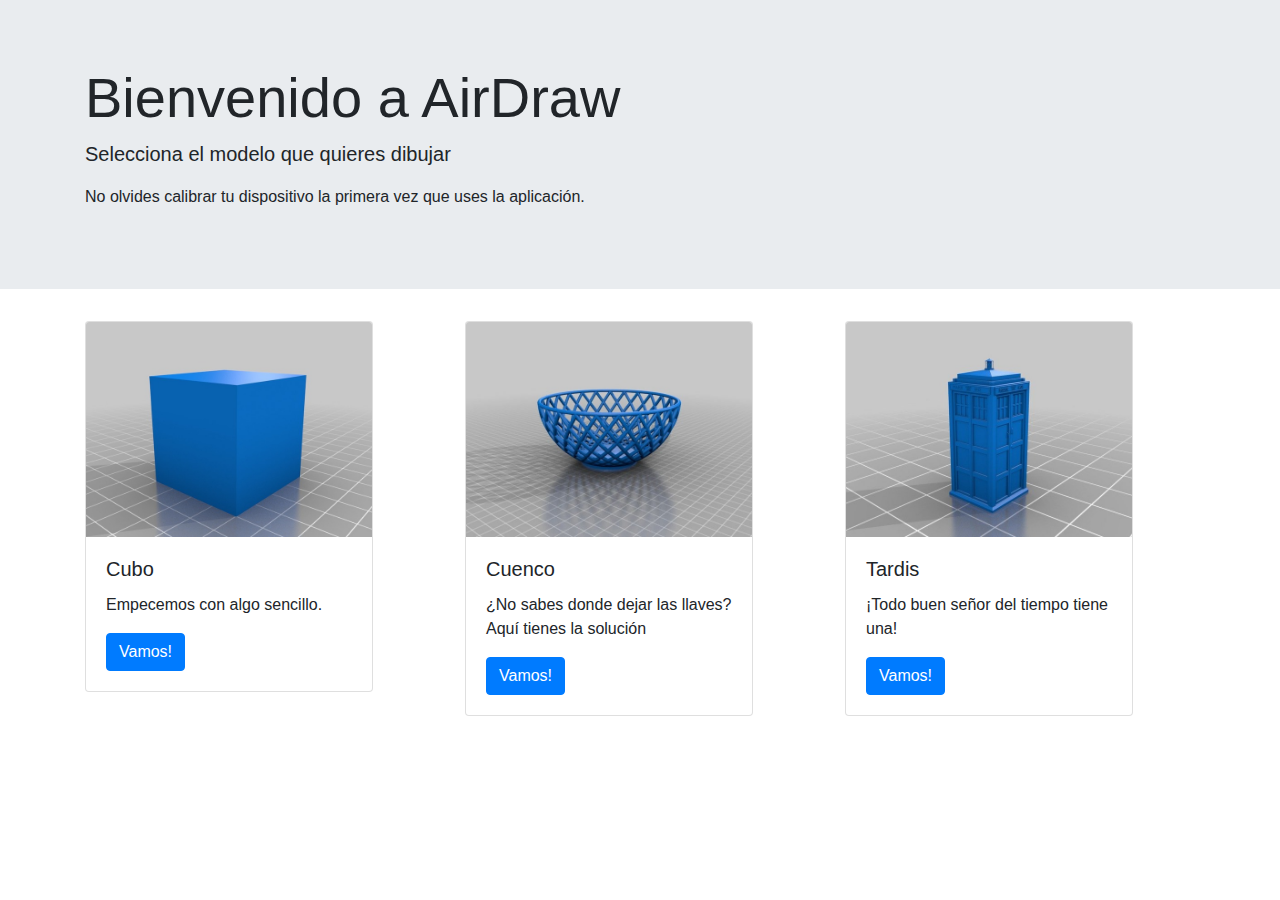
<file: airdraw/index.html>
<!DOCTYPE html>
<html lang="en">
<head>
    <meta charset="UTF-8">
    <meta name="viewport" content="width=device-width, initial-scale=1.0">
    <meta http-equiv="X-UA-Compatible" content="ie=edge">
    <title>AirDraw</title>
    <link rel="stylesheet" href="https://stackpath.bootstrapcdn.com/bootstrap/4.3.1/css/bootstrap.min.css" integrity="sha384-ggOyR0iXCbMQv3Xipma34MD+dH/1fQ784/j6cY/iJTQUOhcWr7x9JvoRxT2MZw1T" crossorigin="anonymous">

</head>
<body>
    <div class="jumbotron jumbotron-fluid">
        <div class="container">
            <h1 class="display-4">Bienvenido a AirDraw</h1>
            <p class="lead">Selecciona el modelo que quieres dibujar</p>
            <p>No olvides calibrar tu dispositivo la primera vez que uses la aplicación.</p>
        </div>
    </div>
    <div class="container">
        <div class="row">
            <div class="col-sm">
                <div class="card" style="width: 18rem;">
                    <img src="img/cubo_preview.jpg" class="card-img-top" alt="Cubo preview">
                    <div class="card-body">
                        <h5 class="card-title">Cubo</h5>
                        <p class="card-text">Empecemos con algo sencillo.</p>
                        <a href='player.html#%7B"trackingBackend"%3A"artoolkit"%2C"model"%3A"cubo"%7D' class="btn btn-primary">Vamos!</a>
                    </div>
                </div>
            </div>
            <div class="col-sm">
                <div class="card" style="width: 18rem;">
                    <img src="img/bowl_preview.jpg" class="card-img-top" alt="Cuenco preview">
                    <div class="card-body">
                        <h5 class="card-title">Cuenco</h5>
                        <p class="card-text">¿No sabes donde dejar las llaves? Aquí tienes la solución</p>
                        <a href='player.html#%7B"trackingBackend"%3A"artoolkit"%2C"model"%3A"bowl"%7D' class="btn btn-primary">Vamos!</a>
                    </div>
                </div>
            </div>
            <div class="col-sm">
                <div class="card" style="width: 18rem;">
                    <img src="img/tardis_preview.jpg" class="card-img-top" alt="Tardis preview">
                    <div class="card-body">
                        <h5 class="card-title">Tardis</h5>
                        <p class="card-text">¡Todo buen señor del tiempo tiene una!</p>
                        <a href='player.html#%7B"trackingBackend"%3A"artoolkit"%2C"model"%3A"tardis"%7D' class="btn btn-primary">Vamos!</a>
                    </div>
                </div>
            </div>
        </div>
    </div>
</body>
</html>
</file>
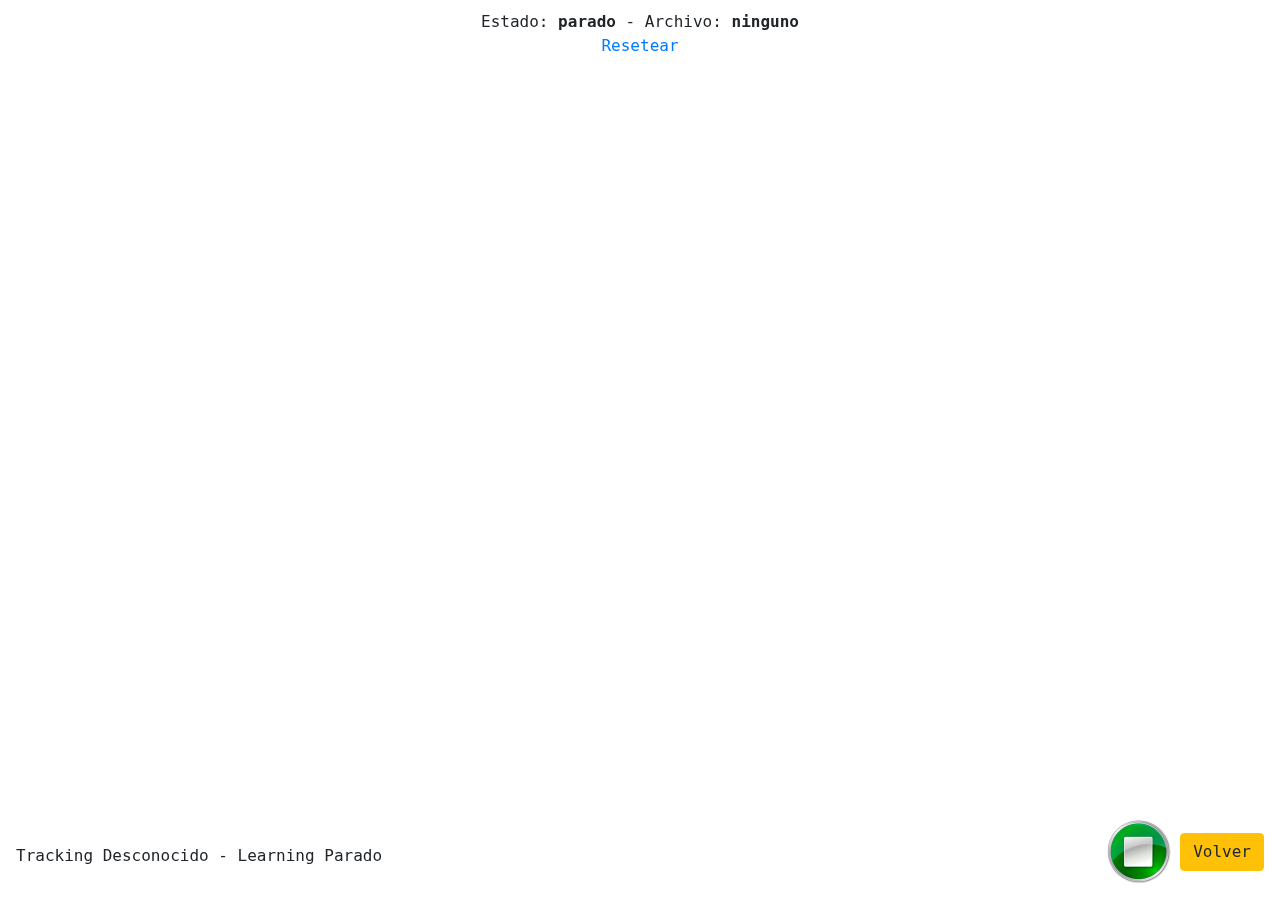
<file: airdraw/learner.html>
<!DOCTYPE html5>
<html>
    <head>
        <meta name='viewport' content='width=device-width, user-scalable=no, minimum-scale=1.0, maximum-scale=1.0'>
        <!-- three.js library -->
        <script src="vendor/threejs/three.js"></script>
        <script src="vendor/threejs/stats.min.js"></script>
        <!-- jsartookit -->
        <script src="vendor/jsartoolkit5/build/artoolkit.min.js"></script>
        <script src="vendor/jsartoolkit5/js/artoolkit.api.js"></script>
      
      <!-- include threex.artoolkit -->
        <script src='vendor/threex/threex-artoolkitsource.js'></script>
        <script src='vendor/threex/threex-artoolkitcontext.js'></script>
        <script src='vendor/threex/threex-artoolkitprofile.js'></script>
        <script src='vendor/threex/threex-arbasecontrols.js'></script>
        <script src='vendor/threex/threex-armarkercontrols.js'></script>
        <script src='vendor/threex/threex-armarkerhelper.js'></script>
        <script src='vendor/threex/threex-arsmoothedcontrols.js'></script>
        <script>THREEx.ArToolkitContext.baseURL = './'</script>

        <script src='js/threex-armultimarkerutils.js'></script>
        <script src='js/threex-armultimarkercontrols.js'></script>
        <script src='js/threex-armultimarkerlearning.js'></script>
        <link rel="stylesheet" href="https://stackpath.bootstrapcdn.com/bootstrap/4.3.1/css/bootstrap.min.css" integrity="sha384-ggOyR0iXCbMQv3Xipma34MD+dH/1fQ784/j6cY/iJTQUOhcWr7x9JvoRxT2MZw1T" crossorigin="anonymous">


        <style>
            #recordButton:hover, #recordStopButton:hover  {
            cursor: pointer;
	    }
        </style>
    </head>
    <body style='margin : 0px; overflow: hidden; font-family: Monospace;'>
        <div style='position: absolute; top: 10px; width:100%; text-align: center;z-index:1';>
            Estado:
            <span id='appStatus' style='font-weight: bolder;'>parado</span>
            - 
            Archivo:
            <span id='dataStatus' style='font-weight: bolder;'>ninguno</span>
            <br/>
            <a href='javascript:void(0)' onclick='onRecordClear()'>Resetear</a>
        </div>
        <!-- Botón de arrancar learning-->
        <div style='position: fixed; bottom: 16px; right: 16px; z-index:2';>
            <img id='recordStartButton' src="img/record-start.png" width='64px'  height='64px' onclick='onRecordStart()'>
            <button type="button" id='recordStopButton' class="btn btn-warning" onclick="onRecordStop()">Volver</button>
        </div>
        <!-- Estadísticas de los marcadores-->
        <div style='position: fixed; bottom: 16px; left: 16px; z-index:2' id='markersStatus';>
            <div>
                Tracking <span class='labelTrackingBackend'>Desconocido</span> - 
                Learning <span class='globalStatus'>Parado</span>
            </div>
            <ul></ul>
        </div>

    <script>
;(function(){
	//////////////////////////////////////////////////////////////////////////////////
	//		Init
	//////////////////////////////////////////////////////////////////////////////////

	// init renderer
	var renderer	= new THREE.WebGLRenderer({
		// antialias	: true,
		alpha: true
	});
	renderer.setClearColor(new THREE.Color('lightgrey'), 0)
	// renderer.setPixelRatio( 2 );
	renderer.setSize( window.innerWidth, window.innerHeight );
	renderer.domElement.style.position = 'absolute'
	renderer.domElement.style.top = '0px'
	renderer.domElement.style.left = '0px'
	document.body.appendChild( renderer.domElement );

	// array of functions for the rendering loop
	var onRenderFcts= [];

	// init scene and camera
	var scene	= new THREE.Scene();

	//////////////////////////////////////////////////////////////////////////////
	//		parse urlOptions
	//////////////////////////////////////////////////////////////////////////////
	
	var hasHash = location.search.substring(1) !== '' ? true : false
	if( hasHash === true ){
		var urlOptions = JSON.parse(decodeURIComponent(location.search.substring(1)))
	}else{
		var urlOptions = {
			backURL : null,
			trackingBackend: 'artookit',
			markerControlsParameters : [],
		}
		alert('no urlOption - should not happen')
	}
	

	//////////////////////////////////////////////////////////////////////////////////
	//		Initialize a basic camera
	//////////////////////////////////////////////////////////////////////////////////

	// Create a camera
	var camera = new THREE.Camera();
    scene.add(camera);
    
	////////////////////////////////////////////////////////////////////////////////
	//          handle arToolkitSource
	////////////////////////////////////////////////////////////////////////////////

	var artoolkitProfile = new THREEx.ArToolkitProfile()
	artoolkitProfile.sourceWebcam()
		// .performance('desktop-fast')


	var arToolkitSource = new THREEx.ArToolkitSource(artoolkitProfile.sourceParameters)

	arToolkitSource.init(function onReady(){
		onResize()
	})
	
	// handle resize
	window.addEventListener('resize', function(){
		onResize()
	})
	function onResize(){
		arToolkitSource.onResizeElement()
		arToolkitSource.copyElementSizeTo(renderer.domElement)	
        if( arToolkitContext.arController !== null ){
            arToolkitSource.copyElementSizeTo(arToolkitContext.arController.canvas)	
        }	

	}
	////////////////////////////////////////////////////////////////////////////////
	//          initialize arToolkitContext
	////////////////////////////////////////////////////////////////////////////////	

	// honor urlOptions.trackingBackend
    artoolkitProfile.contextParameters.trackingBackend = urlOptions.trackingBackend
    
    artoolkitProfile.contextParameters.cameraParametersUrl = 'marcadores/camera_para.dat'

	// create atToolkitContext
	var arToolkitContext = new THREEx.ArToolkitContext(artoolkitProfile.contextParameters)
	// initialize it
	arToolkitContext.init(function onCompleted(){
		camera.projectionMatrix.copy( arToolkitContext.getProjectionMatrix() );// copy projection matrix to camera
	})

	// update artoolkit on every frame
	onRenderFcts.push(function(){
		if( arToolkitSource.ready === false )	return

		arToolkitContext.update( arToolkitSource.domElement )
	})
	

	//////////////////////////////////////////////////////////////////////////////
	//		learn
	//////////////////////////////////////////////////////////////////////////////

	// prepare the parameters
	var subMarkersControls = []
	urlOptions.markersControlsParameters.forEach(function(markerControlsParameters){
		// create a markerRoot
		var markerRoot = new THREE.Group()
		scene.add(markerRoot)

		// create markerControls for our markerRoot
		var markerControls = new THREEx.ArMarkerControls(arToolkitContext, markerRoot, markerControlsParameters)

		// add an helper to visuable each sub-marker
		var markerHelper = new THREEx.ArMarkerHelper(markerControls)
		markerControls.object3d.add( markerHelper.object3d )


		
        // store it in the parameters
        subMarkersControls.push(markerControls)

	})
		
	var multiMarkerLearning = new THREEx.ArMultiMakersLearning(arToolkitContext, subMarkersControls)
// window.multiMarkerLearning = multiMarkerLearning
	multiMarkerLearning.enabled = false




	//////////////////////////////////////////////////////////////////////////////
	//		UI Functions
	//////////////////////////////////////////////////////////////////////////////
	
	function onRecordStart(){
		// cant be started, if it is already started
		if( multiMarkerLearning.enabled === true ){
			console.log('already started')
			return
		}
		// reset previously collected statistics
		multiMarkerLearning.resetStats()
		
		// enabled data collection
		multiMarkerLearning.enabled = true
		
		// update application status
		updateAppStatus()
	}
	function onRecordStop(){
		// cant be stopped, if it is alread stopped
		if( multiMarkerLearning.enabled === false ){
			console.log('already stopped')
		}
		
		// stop the application, if it is started
		if( multiMarkerLearning.enabled === true ){
			// stop data collection
			multiMarkerLearning.enabled = false

			// generate json file and store it
			var jsonString = multiMarkerLearning.toJSON()
			console.log('Writing multiMarkerFile', jsonString)
			localStorage.setItem('ARjsMultiMarkerFile', jsonString);	
			
			// update application status
			updateAppStatus()			
		}
		
		// honor ?url= if present
		if( urlOptions.backURL !== null ){
			setTimeout(function(){
				location.href = urlOptions.backURL				
			}, 1)
		}
	}

	function onRecordClear(){
		localStorage.removeItem('ARjsMultiMarkerFile')
		updateAppStatus()
	}

	function updateAppStatus(){
		var multiMarkerFile = localStorage.getItem('ARjsMultiMarkerFile');
		if( multiMarkerFile === null ){
			document.querySelector('#dataStatus').innerHTML = 'none'
		}else{
			var json = JSON.parse(multiMarkerFile)
			var fileAge = Date.now() - new Date(json.meta.createdAt).getTime()
			document.querySelector('#dataStatus').innerHTML = 'present'			

			var fileAge = (Date.now() - new Date(json.meta.createdAt).getTime())/1000
			
			var deltaMinutes = Math.floor(fileAge / 60)
			var deltaSecond = Math.round(fileAge % 60)
			
			document.querySelector('#dataStatus').innerHTML = 'present since '
				+ String(deltaMinutes).padStart(4)
				+ 'm' 
				+ String(deltaSecond).padStart(2, "0")
				+ 's'

		}
		
		if( multiMarkerLearning.enabled === true ){
			document.querySelector('#appStatus').innerHTML = 'running'			
		}else{
			document.querySelector('#appStatus').innerHTML = 'stopped'			
		}

		if( multiMarkerLearning.enabled === true ){
			document.querySelector('#recordStartButton').style.display = 'none'
			document.querySelector('#recordStopButton').style.display = 'inherit'
		}else{
			document.querySelector('#recordStartButton').style.display = 'inherit'
			document.querySelector('#recordStopButton').style.display = 'none'			
		}
	}

	window.onRecordStart = onRecordStart
	window.onRecordStop = onRecordStop
	window.onRecordClear = onRecordClear
	window.multiMarkerLearning = multiMarkerLearning
	
	updateAppStatus()
	
	// global click on renderer.domElement is doing a recordToggle
	renderer.domElement.addEventListener('click', function(){
		if( multiMarkerLearning.enabled === false ){
			onRecordStart()
		}else{
			onRecordStop()
		}		
	})

	//////////////////////////////////////////////////////////////////////////////
	//		UI for markersStatus
	//////////////////////////////////////////////////////////////////////////////

	function createUIMarkersStatus(){
		document.querySelector('#markersStatus .labelTrackingBackend').innerHTML = urlOptions.trackingBackend

		multiMarkerLearning.subMarkersControls.forEach(function(subMarkerControls){
			var container = document.createElement('li')
			container.id = 'markerStatus_'+subMarkerControls.id
			
			var domElement = document.createElement('span')
			domElement.classList.add('name')
			domElement.innerHTML = subMarkerControls.name() + ' : '
			container.appendChild(domElement)

			var domElement = document.createElement('span')
			domElement.classList.add('status')
			domElement.innerHTML = '0%'
			container.appendChild(domElement)

			document.querySelector('#markersStatus ul').appendChild(container)			
		})
	}

	function updateUIMarkersStatus(){

		//////////////////////////////////////////////////////////////////////////////
		//	update all subMarkersControls
		//////////////////////////////////////////////////////////////////////////////
		multiMarkerLearning.subMarkersControls.forEach(function(subMarkerControls){
	 		var container = document.querySelector('#markerStatus_'+subMarkerControls.id+ ' .status')
			var confidenceFactor = 0
			if( subMarkerControls.object3d.userData.result !== undefined ){
				var confidenceFactor = subMarkerControls.object3d.userData.result.confidenceFactor
			}else{
				var confidenceFactor = 0
			}
			// compute progress from confidenceFactor
			var progress = Math.min(confidenceFactor, 1)
			
			// if progress === 1, display a green check character
			if( progress === 1 ){
				container.style.color = 'green'
	 			container.innerHTML = "\u2713"
			}else{
				// if progress < 1, display it as a red percent
				container.style.color = 'red'
	 			container.innerHTML = (progress*100).toFixed(1) + '%'
			}
		})
		
		//////////////////////////////////////////////////////////////////////////////
		//		update globalStatus
		//////////////////////////////////////////////////////////////////////////////
		var nMarkersLearned = 0
		multiMarkerLearning.subMarkersControls.forEach(function(subMarkerControls){
			if( subMarkerControls.object3d.userData.result === undefined )	return
			if( subMarkerControls.object3d.userData.result.confidenceFactor < 1 ) return
			nMarkersLearned++
		})
		var domElement = document.querySelector('#markersStatus .globalStatus')
		if( nMarkersLearned === multiMarkerLearning.subMarkersControls.length ){
			domElement.style.color = 'green'
			domElement.innerHTML = 'DONE'
		}else{
			domElement.style.color = 'red'
			domElement.innerHTML = 'in progress'
		}
		
	}
	
	// init markersStatus UI
	createUIMarkersStatus()


	// update markersStatus 10 time per seconds
	setInterval(function(){
// return
		// compute result
		multiMarkerLearning.computeResult()

		updateUIMarkersStatus()
	}, 1000/10)

	onRecordStart()


	//////////////////////////////////////////////////////////////////////////////////
	//		render the whole thing on the page
	//////////////////////////////////////////////////////////////////////////////////
	var stats = new Stats();
	// document.body.appendChild( stats.dom );
	// render the scene
	onRenderFcts.push(function(){
		renderer.render( scene, camera );
		stats.update();
	})

	// run the rendering loop
	var lastTimeMsec= null
	requestAnimationFrame(function animate(nowMsec){
		// keep looping
		requestAnimationFrame( animate );
		// measure time
		lastTimeMsec	= lastTimeMsec || nowMsec-1000/60
		var deltaMsec	= Math.min(200, nowMsec - lastTimeMsec)
		lastTimeMsec	= nowMsec
		// call each update function
		onRenderFcts.forEach(function(onRenderFct){
			onRenderFct(deltaMsec/1000, nowMsec/1000)
		})
	})
})()
</script>
</body>
</html>
</file>
